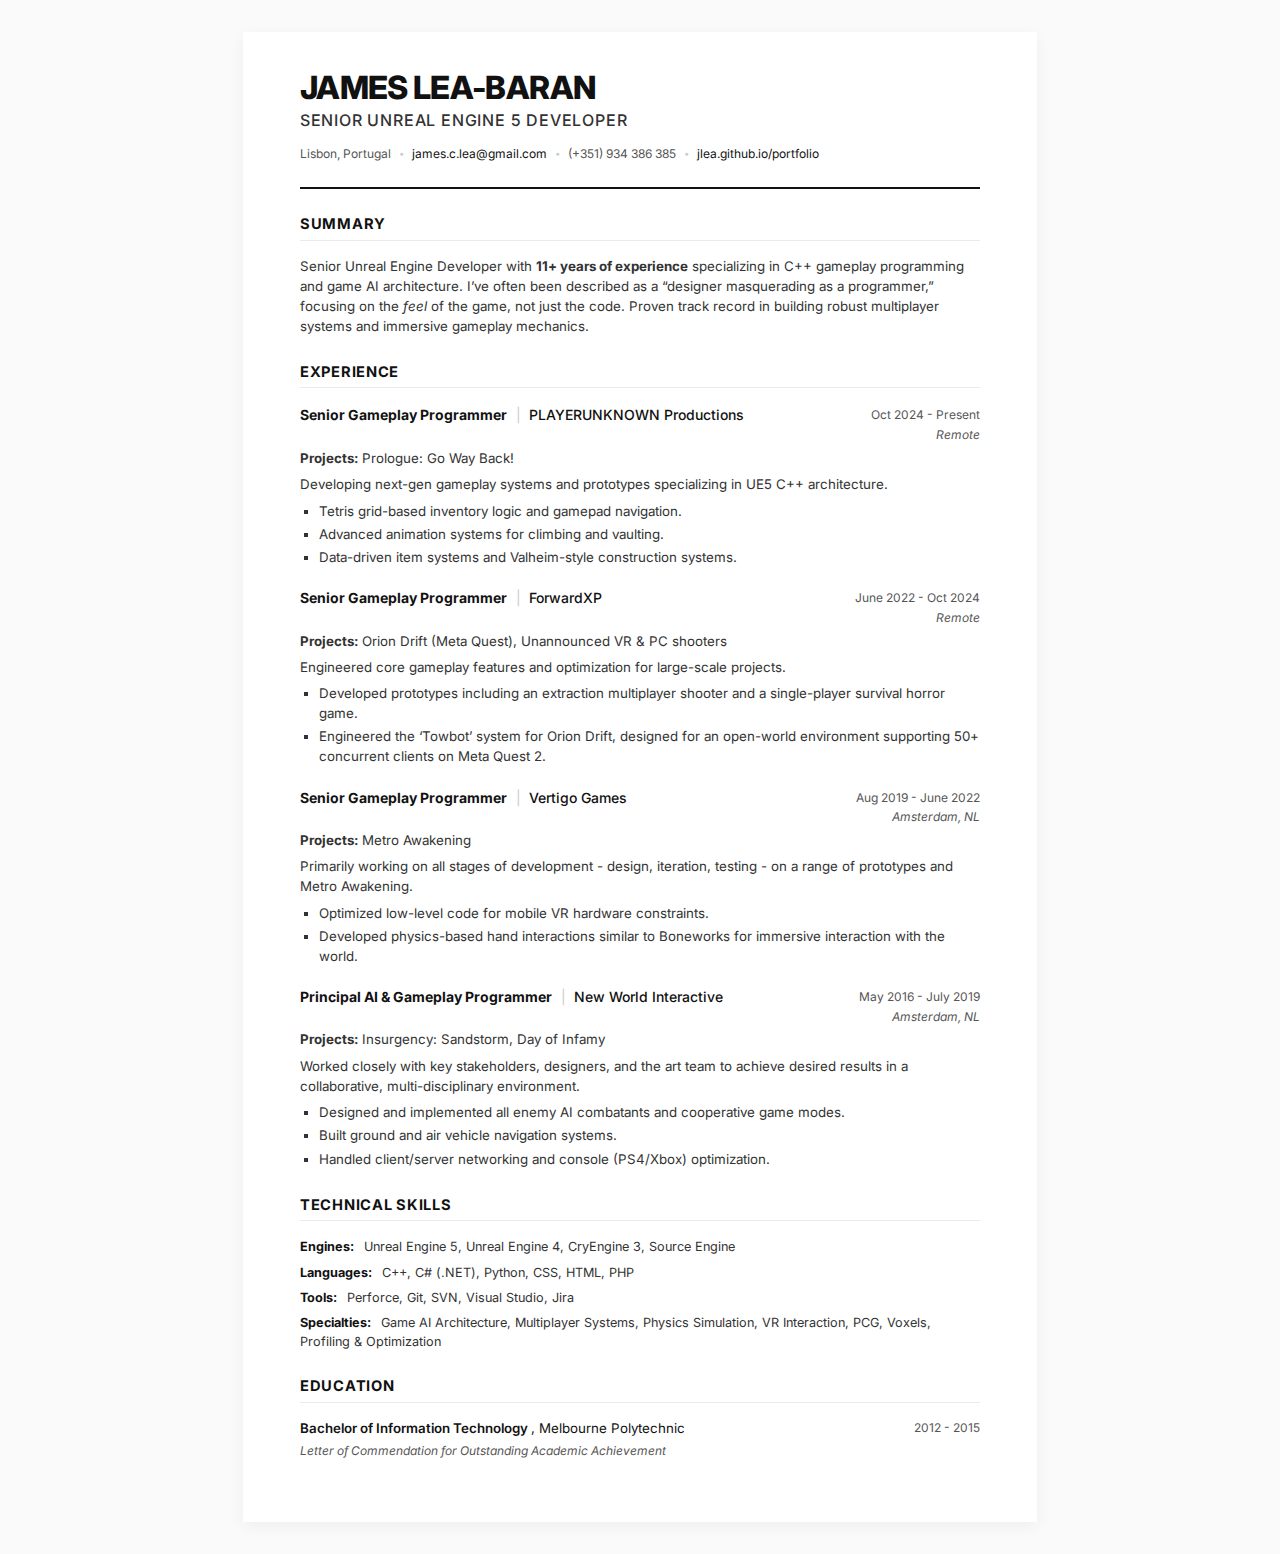
<file: resume.html>
<!DOCTYPE html>
<html lang="en">

<head>
    <meta charset="UTF-8">
    <meta name="viewport" content="width=device-width, initial-scale=1.0">
    <title>James Lea-Baran - Resume</title>
    <link rel="stylesheet" href="resume.css">
    <link rel="preconnect" href="https://fonts.googleapis.com">
    <link rel="preconnect" href="https://fonts.gstatic.com" crossorigin>
    <link href="https://fonts.googleapis.com/css2?family=Inter:wght@400;500;600;700;800&display=swap" rel="stylesheet">
</head>

<body>
    <div class="resume-container">
        <!-- Content populated by JS -->
    </div>

    <script src="data.js"></script>
    <script src="resume-script.js"></script>
</body>

</html>
</file>
<file: resume.css>
:root {
    --text-primary: #111111;
    --text-secondary: #333333;
    --text-muted: #555555;
    --accent-color: #000000;
    --border-color: #EAEAEA;
    --font-main: 'Inter', sans-serif;
    --page-width: 210mm;
    /* A4 width */
    --page-padding: 10mm 15mm;
}

* {
    box-sizing: border-box;
    margin: 0;
    padding: 0;
}

body {
    background-color: #FAFAFA;
    /* Light grey background for screen */
    color: var(--text-primary);
    font-family: var(--font-main);
    font-size: 10pt;
    /* Optimised for print reading */
    line-height: 1.5;
    -webkit-font-smoothing: antialiased;
}

.resume-container {
    background: #FFFFFF;
    width: var(--page-width);
    margin: 2rem auto;
    padding: var(--page-padding);
    box-shadow: 0 4px 15px rgba(0, 0, 0, 0.05);
    /* Validation on screen */
    min-height: 297mm;
    /* A4 height */
}

a {
    color: var(--text-primary);
    text-decoration: none;
}

/* Header */
.resume-header {
    border-bottom: 2px solid var(--text-primary);
    padding-bottom: 1.5rem;
    margin-bottom: 1.5rem;
}

.name {
    font-size: 24pt;
    font-weight: 800;
    text-transform: uppercase;
    letter-spacing: -0.02em;
    line-height: 1.1;
    margin-bottom: 0.2rem;
}

.title {
    font-size: 12pt;
    font-weight: 500;
    color: var(--text-secondary);
    margin-bottom: 0.8rem;
    text-transform: uppercase;
    letter-spacing: 0.05em;
}

.contact-info {
    font-size: 9pt;
    color: var(--text-muted);
    display: flex;
    flex-wrap: wrap;
    gap: 0.5rem;
    align-items: center;
}

.separator {
    color: #ccc;
    font-size: 0.8em;
}

/* Sections */
.section {
    margin-bottom: 1.5rem;
}

.section-title {
    font-size: 11pt;
    font-weight: 700;
    text-transform: uppercase;
    border-bottom: 1px solid var(--border-color);
    padding-bottom: 0.3rem;
    margin-bottom: 1rem;
    letter-spacing: 0.05em;
    color: var(--text-primary);
}

/* Summary */
.summary-section p {
    color: var(--text-secondary);
}

/* Experience */
.job-entry {
    margin-bottom: 1.2rem;
}

.job-entry:last-child {
    margin-bottom: 0;
}

.job-header {
    display: flex;
    justify-content: space-between;
    align-items: flex-start;
    /* Aligns to top if text wraps */
    margin-bottom: 0.3rem;
    gap: 1rem;
    /* Ensures space between columns */
}

.job-title-company {
    font-size: 10.5pt;
    flex: 1;
    /* Takes available space */
}

.role {
    font-weight: 700;
}

.company-separator {
    margin: 0 0.3rem;
    color: #ccc;
    font-weight: 400;
}

.company {
    font-weight: 500;
}

.job-meta {
    font-size: 9pt;
    color: var(--text-muted);
    text-align: right;
    display: flex;
    flex-direction: column;
    justify-content: center;
    flex-shrink: 0;
    /* Prevents wrapping/squishing */
    margin-top: 2px;
    /* Visual alignment with text top */
}

.location {
    font-style: italic;
    margin-top: 0.1rem;
}

.job-description,
.notable-work,
.projects-list {
    margin-bottom: 0.4rem;
    color: var(--text-secondary);
}

.key-tasks,
.achievements {
    list-style-type: square;
    padding-left: 1.2rem;
    color: var(--text-secondary);
}

.key-tasks li,
.achievements li {
    margin-bottom: 0.2rem;
}

/* Skills */
.skills-grid {
    display: grid;
    grid-template-columns: 1fr;
    gap: 0.4rem;
}

.skill-category {
    font-size: 9.5pt;
}

.skill-label {
    font-weight: 700;
    margin-right: 0.4rem;
}

.skill-list {
    color: var(--text-secondary);
}

/* Education */
.edu-header {
    display: flex;
    justify-content: space-between;
}

.degree-institution {
    font-weight: 600;
}

.institution {
    font-weight: 400;
}

.dates {
    font-size: 9pt;
    color: var(--text-muted);
}

.honors {
    font-style: italic;
    color: var(--text-muted);
    font-size: 9pt;
    margin-top: 0.2rem;
}

/* Print Overrides */
@media print {
    body {
        background: none;
        -webkit-print-color-adjust: exact;
        print-color-adjust: exact;
    }

    .resume-container {
        width: 100%;
        margin: 0;
        padding: 0;
        /* Let page margins handle it or keep minimal */
        box-shadow: none;
        min-height: auto;
    }

    @page {
        margin: 10mm 15mm;
        size: auto;
    }

    a {
        text-decoration: none;
        color: #000;
    }
}

/* Stats Section */
.resume-stats-row {
    display: flex;
    justify-content: space-between;
    align-items: center;
    border-bottom: 2px solid var(--text-primary);
    padding: 0.5rem 0;
    margin-bottom: 1.5rem;
}

.resume-stat-item {
    display: flex;
    flex-direction: column;
    align-items: center;
    flex: 1;
    /* Distribute evenly */
}

.stat-value {
    font-size: 14pt;
    font-weight: 800;
    color: var(--text-primary);
    line-height: 1.1;
}

.stat-label {
    font-size: 8pt;
    text-transform: uppercase;
    color: var(--text-secondary);
    letter-spacing: 0.05em;
    font-weight: 600;
    margin-top: 0.2rem;
}

/* Print adjustment */
@media print {
    .resume-stats-row {
        border-bottom: 2px solid #000;
    }
}
</file>
